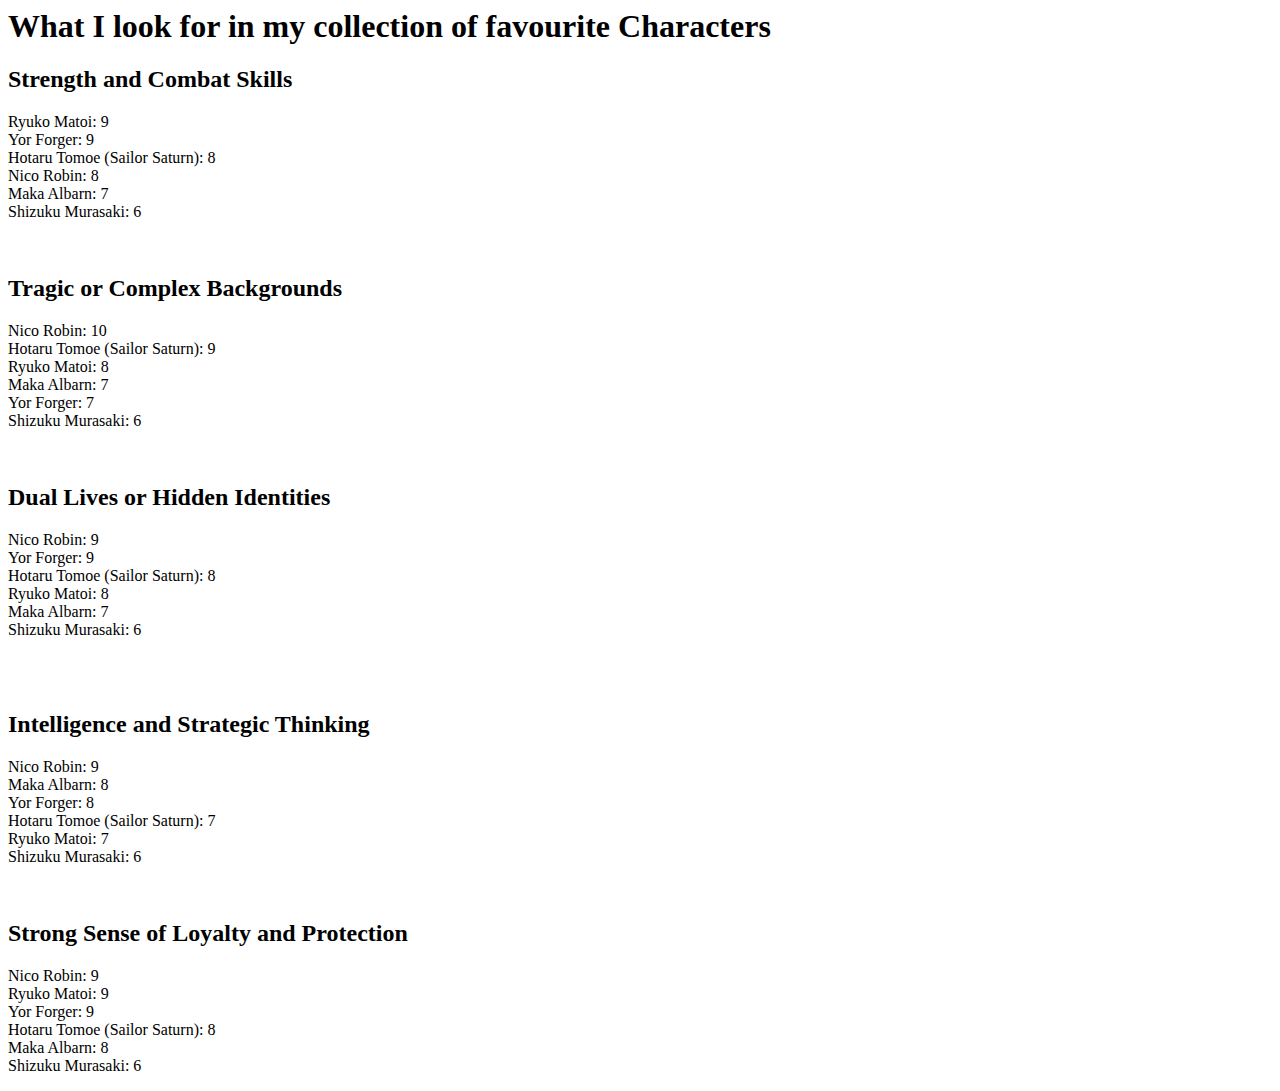
<file: analysis.html>
<html lang="en">
<head>
    <meta charset="UTF-8">
    <meta name="viewport" content="width=device-width, initial-scale=1.0">
    <title>Document</title>
    
</head>
<body>
    <h1> What I look for in my collection of favourite Characters</h1>

    <h2> Strength and Combat Skills</h2>

    <p>
        Ryuko Matoi: 9
        <br>
        Yor Forger: 9
        <br>
        Hotaru Tomoe (Sailor Saturn): 8
        <br>
        Nico Robin: 8
        <br>
        Maka Albarn: 7
        <br>
        Shizuku Murasaki: 6</p>
        <br>

        <h2>Tragic or Complex Backgrounds </h2>

      <p>  
        Nico Robin: 10
        <br>
        Hotaru Tomoe (Sailor Saturn): 9
        <br>
        Ryuko Matoi: 8
        <br>
        Maka Albarn: 7
        <br>
        Yor Forger: 7
        <br>
        Shizuku Murasaki: 6</p>

        <br>

        <h2> Dual Lives or Hidden Identities</h2>

        <p>
           

            Nico Robin: 9
            <br>
            Yor Forger: 9
            <br>
            Hotaru Tomoe (Sailor Saturn): 8
            <br>
            Ryuko Matoi: 8
            <br>
            Maka Albarn: 7
            <br>
            Shizuku Murasaki: 6</p>

            <br>

    <br>

    <h2>Intelligence and Strategic Thinking </h2>

    <p>

        Nico Robin: 9
        <br>
        Maka Albarn: 8
        <br>
        Yor Forger: 8
        <br>
        Hotaru Tomoe (Sailor Saturn): 7
        <br>
        Ryuko Matoi: 7
        <br>
        Shizuku Murasaki: 6</p>

    <br>

    <h2>Strong Sense of Loyalty and Protection</h2>

    <p>
        

        Nico Robin: 9
        <br>
Ryuko Matoi: 9
<br>
Yor Forger: 9
<br>
Hotaru Tomoe (Sailor Saturn): 8
<br>
Maka Albarn: 8
<br>
Shizuku Murasaki: 6
    </p>
</body>
</html>
</file>
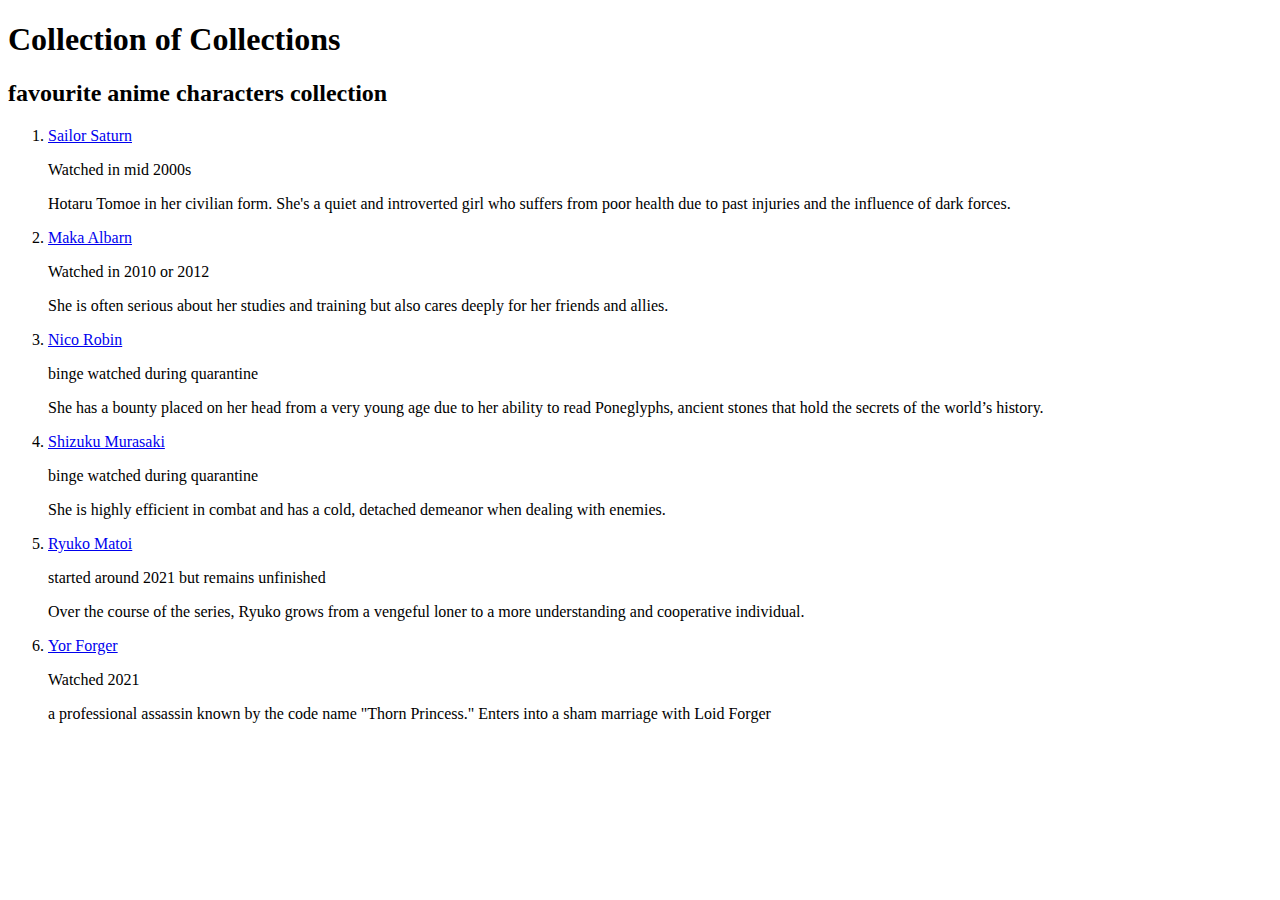
<file: anime.html>
<!DOCTYPE html>
<html lang="en">
<head>
    <meta charset="UTF-8">
    <meta name="viewport" content="width=device-width, initial-scale=1.0">
    <title>Document</title>
</head>
<body>
    <h1>Collection of Collections</h1>
    <h2>favourite anime characters collection</h2>

    <ol>
        <li><a href="pages/pg1.html">Sailor Saturn</a></li>
        <p> Watched in mid 2000s</p>
        <p> Hotaru Tomoe in her civilian form. She's a quiet and introverted girl who suffers from poor health due to past injuries and the influence of dark forces.</p>
        
        <li><a href="pages/pg2.html">Maka Albarn</a></li>
        <p> Watched in 2010 or 2012</p>
        <p>She is often serious about her studies and training but also cares deeply for her friends and allies.</p>
       
        <li><a href="pages/pg3.html">Nico Robin</a></li>
        <p> binge watched during quarantine </p>
        <p>She has a bounty placed on her head from a very young age due to her ability to read Poneglyphs, ancient stones that hold the secrets of the world’s history.</p>
       
        <li><a href="pages/pg4.html">Shizuku Murasaki</a></li>
        <p> binge watched during quarantine </p>
        <p> She is highly efficient in combat and has a cold, detached demeanor when dealing with enemies.</p>


        <li><a href="pages/pg5.html">Ryuko Matoi</a></li>
        <p> started around 2021 but remains unfinished </p>
        <p>Over the course of the series, Ryuko grows from a vengeful loner to a more understanding and cooperative individual.</p>

        <li><a href="pages/pg6.html">Yor Forger</a></li>
        <p> Watched 2021 </p>
        <p>a professional assassin known by the code name "Thorn Princess." Enters into a sham marriage with Loid Forger</p>
    </ol>
    

   

    
</body>
</html>
</file>
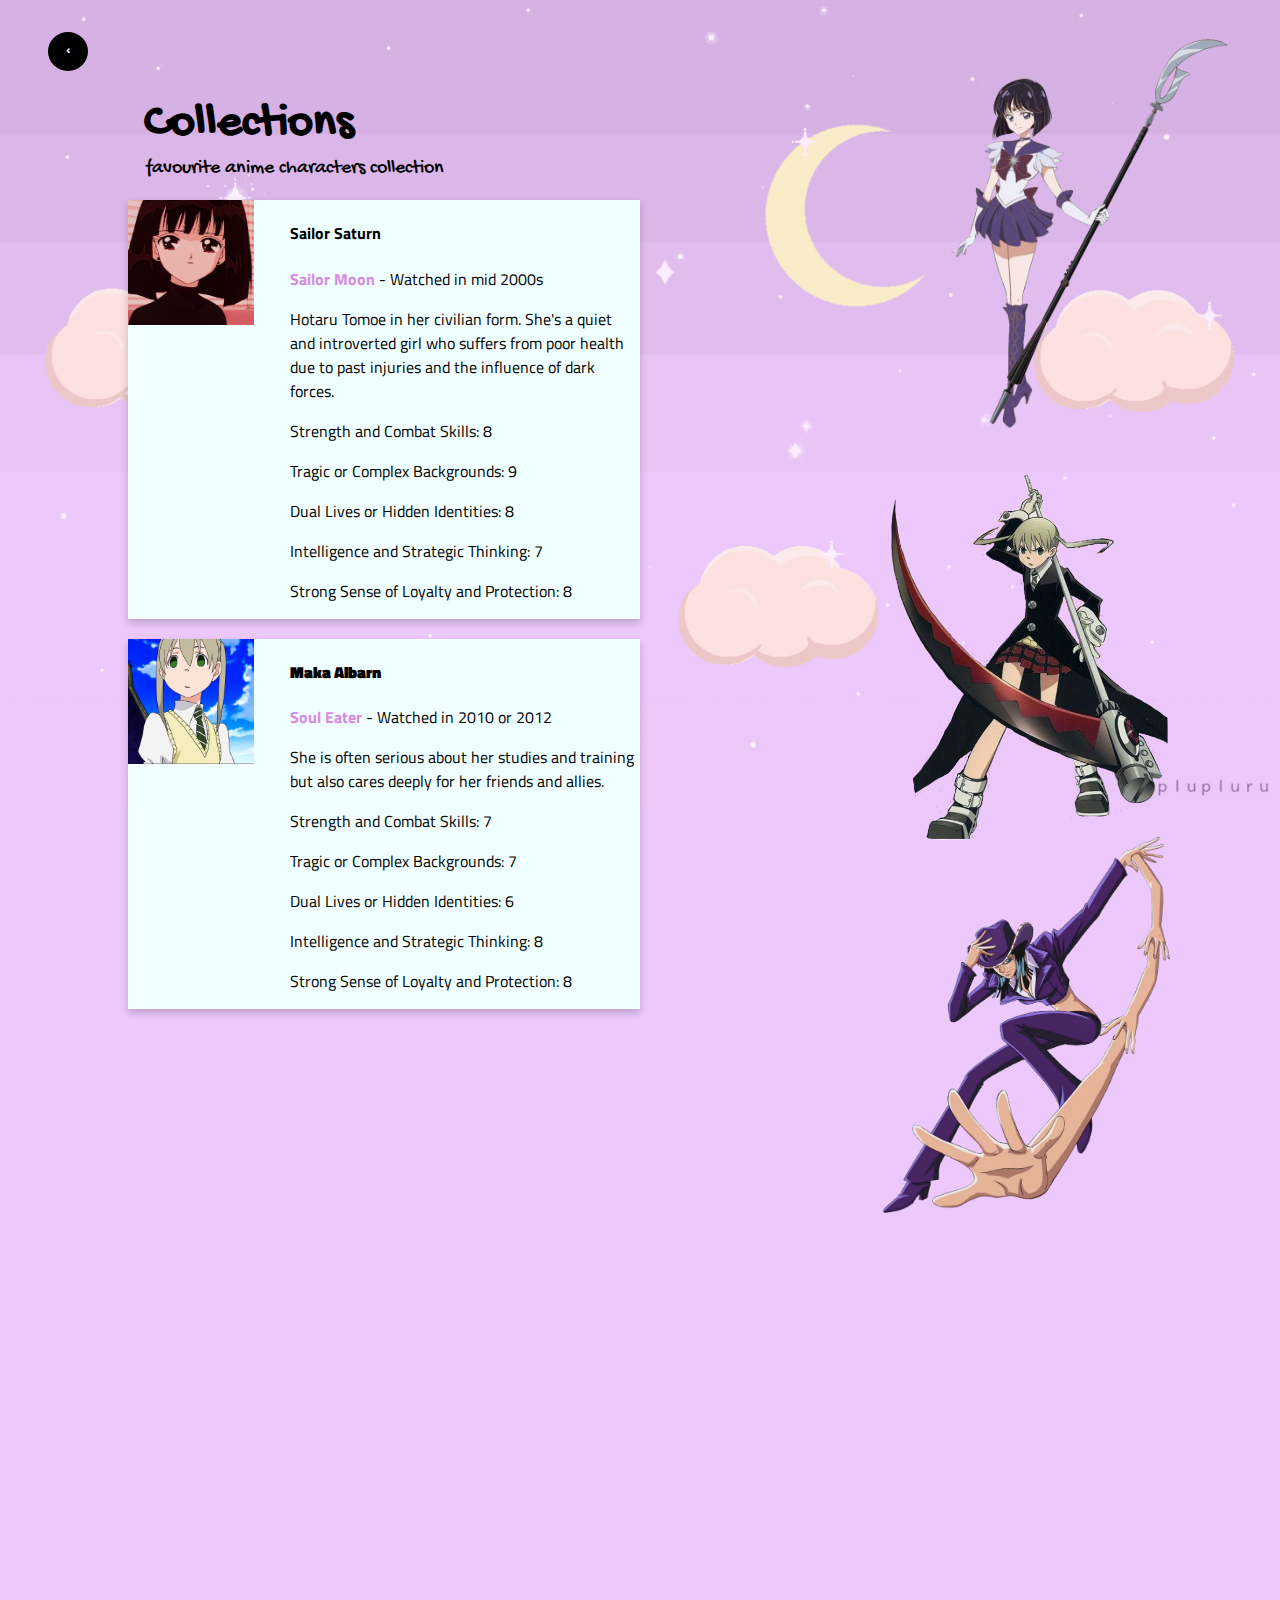
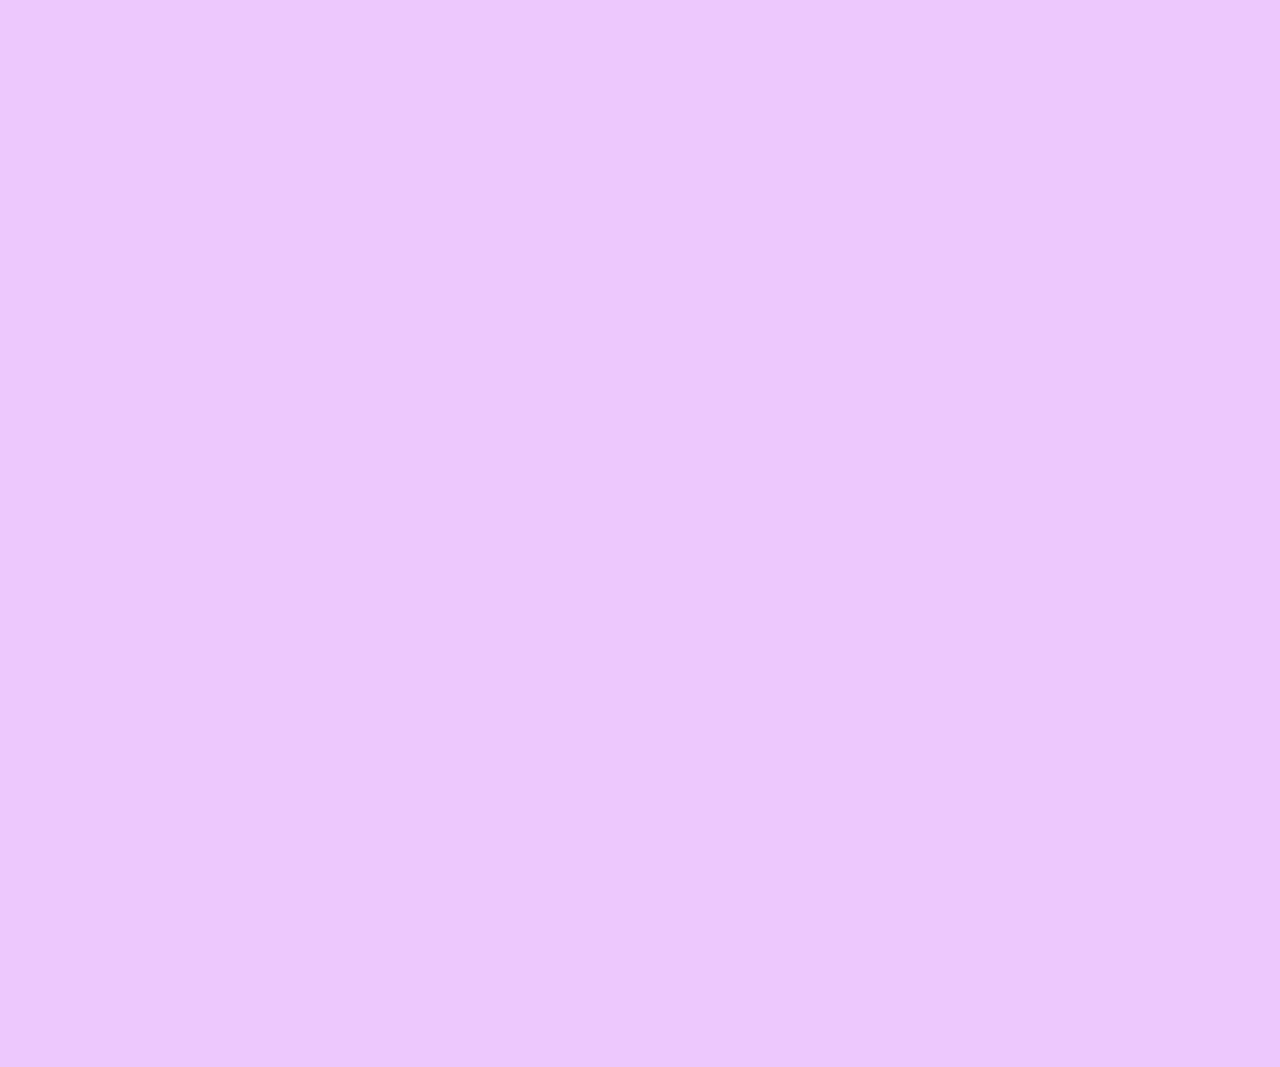
<file: htmls/animecategory.html>
<html lang="en">
<head>
    <meta charset="UTF-8">
    <meta name="viewport" content="width=device-width, initial-scale=1.0">
    <title>Document</title>
    <link rel="stylesheet" href="../styles/style2.css">
    <link rel="stylesheet" href="https://cdnjs.cloudflare.com/ajax/libs/animate.css/4.1.1/animate.min.css">
</head>
<body>
    <h2 class="title"> Collections </h2>
    <p class="subtitle">favourite anime characters collection</p>
  
    <a href="../index.html" class="back previous round">&#8249;</a>

    <section class="style card wow animate__animated animate__fadeIn"> 
        <img src="../images/profile-tomoe.webp" alt="sailor-saturn" class="card-img">
            <div class="container">
                <h4> Sailor Saturn </b></h4>
                <p> <b style="color: rgb(216, 139, 228);"> Sailor Moon</b> - Watched in mid 2000s </p>
                <p> Hotaru Tomoe in her civilian form. She's a quiet and introverted girl who suffers from poor health due to past injuries and the influence of dark forces. </p>
                <p>Strength and Combat Skills: 8</p>
                <p>Tragic or Complex Backgrounds: 9</p>
                <p>Dual Lives or Hidden Identities: 8</p>
                <p>Intelligence and Strategic Thinking: 7</p>
                <p>Strong Sense of Loyalty and Protection: 8</p>
                
            </div>
    </section>

    <section class="style card  wow animate__animated animate__fadeIn">
        <img src="../images/maka-profile.jpeg" alt="maka" class="card-img">
        <div class="container">
            <h4> <b> Maka Albarn</b></h4>
            <p> <b style="color: rgb(216, 139, 228);"> Soul Eater</b> - Watched in 2010 or 2012</p>
            <p> She is often serious about her studies and training but also cares deeply for her friends and allies.</p>

            <p>Strength and Combat Skills: 7</p>
            <p>Tragic or Complex Backgrounds: 7</p>
            <p>Dual Lives or Hidden Identities: 6</p>
            <p>Intelligence and Strategic Thinking: 8</p>
            <p>Strong Sense of Loyalty and Protection: 8</p>

        </div>

    </section>

    <section class="style card  wow animate__animated animate__fadeIn">
        <img src="../images/robin-profile2.jpeg" alt="robin" class="card-img">
        <div class="container">
            <h4> <b> Nico Robin </b></h4>
            <p> <b style="color: rgb(216, 139, 228);"> One Piece</b> - binge watched during quarantine </p>
            <p> An archaeologist and a member of the Straw Hat Pirates.</p>

            <p>Strength and Combat Skills: 8</p>
            <p>Tragic or Complex Backgrounds: 10</p>
            <p>Dual Lives or Hidden Identities: 9</p>
            <p>Intelligence and Strategic Thinking: 9</p>
            <p>Strong Sense of Loyalty and Protection: 9</p>
        </div>
    </section>

    <section class="style card  wow animate__animated animate__fadeIn"> 
        <img src="../images/shizuku.jpeg" alt="shizuku" class="card-img">
        <div class="container">
            <h4> <b> Shizuku Murasaki </b></h4>
            <p> <b style="color: rgb(216, 139, 228);"> Hunter x Hunter</b> - binge watched during quarantine </p>
            <p> She is highly efficient in combat and has a cold, detached demeanor when dealing with enemies.</p>

            <p>Strength and Combat Skills: 7</p>
            <p>Tragic or Complex Backgrounds: 6</p>
            <p>Dual Lives or Hidden Identities: 5</p>
            <p>Intelligence and Strategic Thinking: 8</p>
            <p>Strong Sense of Loyalty and Protection: 8</p>
        </div>
    </section>

    <section class="style card  wow animate__animated animate__fadeIn">
        <img src="../images/ryuko-profile.jpeg" alt="Ryuko" class="card-img">
        <div class="container">
            <h4> <b> Ryuko Matoi </b></h4>
            <p> <b style="color: rgb(216, 139, 228);"> Kill la Kill</b> - started around 2021 but remains unfinished </p>
            <p>Over the course of the series, Ryuko grows from a vengeful loner to a more understanding and cooperative individual.</p>
            <p>Strength and Combat Skills: 9</p>
            <p>Tragic or Complex Backgrounds: 8</p>
            <p>Dual Lives or Hidden Identities: 8</p>
            <p>Intelligence and Strategic Thinking: 7</p>
            <p>Strong Sense of Loyalty and Protection: 9</p>
        </div>
    </section>

    <section class="style card  wow animate__animated animate__fadeIn">
        <img src="../images/yor-f.jpeg" alt="Forger" class="card-img">
        <div class="container"> 
            <h4> <b> Yor Forger </b></h4>
            <p> <b style="color: rgb(216, 139, 228);"> Spy x Family </b> -  Watched 2021 </p>
            <p>a professional assassin known by the code name "Thorn Princess." Enters into a sham marriage with Loid Forger</p>

            <p>Strength and Combat Skills: 9</p>
            <p>Tragic or Complex Backgrounds: 7</p>
            <p>Dual Lives or Hidden Identities: 9</p>
            <p>Intelligence and Strategic Thinking: 8</p>
            <p>Strong Sense of Loyalty and Protection: 9</p>

        </div>

    </section>

    <img src="../images/ss-weapon2.webp" class="wp ss-weapon wow animate__animated animate__fadeInDownBig">
    <img src="../images/Maka.webp" class="wp scythe wow animate__animated animate__fadeInRightBig">
    <img src="../images/hands.png" class="wp hands  wow animate__animated animate__fadeInRightBig" >
    <img src="../images/vaccuum.webp" class="wp vaccuum  wow animate__animated animate__fadeInRightBig" >
    <img src="../images/scissor.webp" class="wp scissor  wow animate__animated animate__fadeInRightBig" >
    <img src="../images/needles.png" class="wp needles  wow animate__animated animate__fadeInRightBig">


    <img src="../gif/aesthetic.gif" alt="">



<!-- JQUERY LINK -->

<script> src="https://cdnjs.cloudflare.com/ajax/libs/jquery/3.7.1/jquery.min.js" </script>

<!-- WOW ANIMATION LINK -->

<script src="https://cdnjs.cloudflare.com/ajax/libs/wow/1.1.2/wow.min.js"></script>

<script> new WOW().init(); </script>

<script src="https://wwworkshop.org/wwwidget.js" data-color="#0000ff" data-link-type="random" async defer></script>



</body>
</html>
</file>
<file: styles/style2.css>
@import url('https://fonts.googleapis.com/css2?family=Fredericka+the+Great&family=Gochi+Hand&display=swap');
@import url('https://fonts.googleapis.com/css2?family=Fredericka+the+Great&family=Gochi+Hand&family=Titillium+Web:ital,wght@0,200;0,300;0,400;0,600;0,700;0,900;1,200;1,300;1,400;1,600;1,700&display=swap');



body, html {
    margin: 0;
    padding: 0;
    width: 100%;
    height: 100%;
    font-family: "Gochi Hand", cursive;
    
}

body {
    background-color: #EDC8FD;
}

.subtitle {
    font-size: 20px;
    margin-left: 146px;
    margin-top: -92px;
}


.style{
    font-family: "Titillium Web", sans-serif;
}

.title {
    font-size: 3em;
    margin: 2em;
    margin-left: 3em;
    margin-top: 2em;
}


/* General card styling */
.card {
    box-shadow: 0 4px 8px 0 rgba(0,0,0,0.2);
    transition: 0.3s;
    width: 40%;
    position: relative;
    left: 10%;
    overflow: hidden;
    height: auto; /* Adjust height to content */
    margin-bottom: 20px;
    display: flex;
    align-items: center;
}

/* General image styling */
.card-img {
    width: 26%;
    height: auto; /* Maintain aspect ratio */
    z-index: 1;
    margin-right: 20px; /* Space between image and text */
}

/* Container styling */
.container {
    padding-left: 162px;
    background-color: azure;
    flex: 1; /* Allow the container to take the remaining space */
}

.card:hover {
    box-shadow: 0 8px 16px 0 rgba(0,0,0,0.2);
}


/*  BUTTON ELEMENTS BELOW  */
  
  a:hover {
    background-color: #efdbad;
    color: black;
  }
  
  .previous {
    background-color: #000000;
    color: white;
  }

  
  .round {
    border-radius: 50%;
  }


.back {
    text-decoration: none;
    display: inline-block;
    padding: 10px 18px;
    position: absolute;
    top: 2em;
    left: 3em;
}



  /* Adjustments for smaller screens */
@media (max-width: 600px) {
    .card {
        width: 90%; /* Adjust width for smaller screens */
        left: 5%; /* Center the card */
    }
}


/* WEAPON STYLE */

.wp {
    width: auto;
    z-index: 1;
    position: absolute;
}

.ss-weapon {
    left: 940px;
    height: 420px;
    top: 21px;
}

.scythe {
    left: 880px;
    top: 470px;
    height: 370px;

}

.hands {
    left: 870px;
    top: 830px;
    height: 390px;
}

.vaccuum {
    left: 800px;
    top: 1200px;
    height: 370px;
}

.scissor {
    left: 930px;
    top: 1640px;
    height: 450px;
}

.needles {
    left: 860px;
    top: 2137px;
    height: 370px;
}


img {
    position: absolute;
    z-index: -1;
    top: -8px;
    left: -7px;
    width: 102%;
    height: auto;

}
</file>
